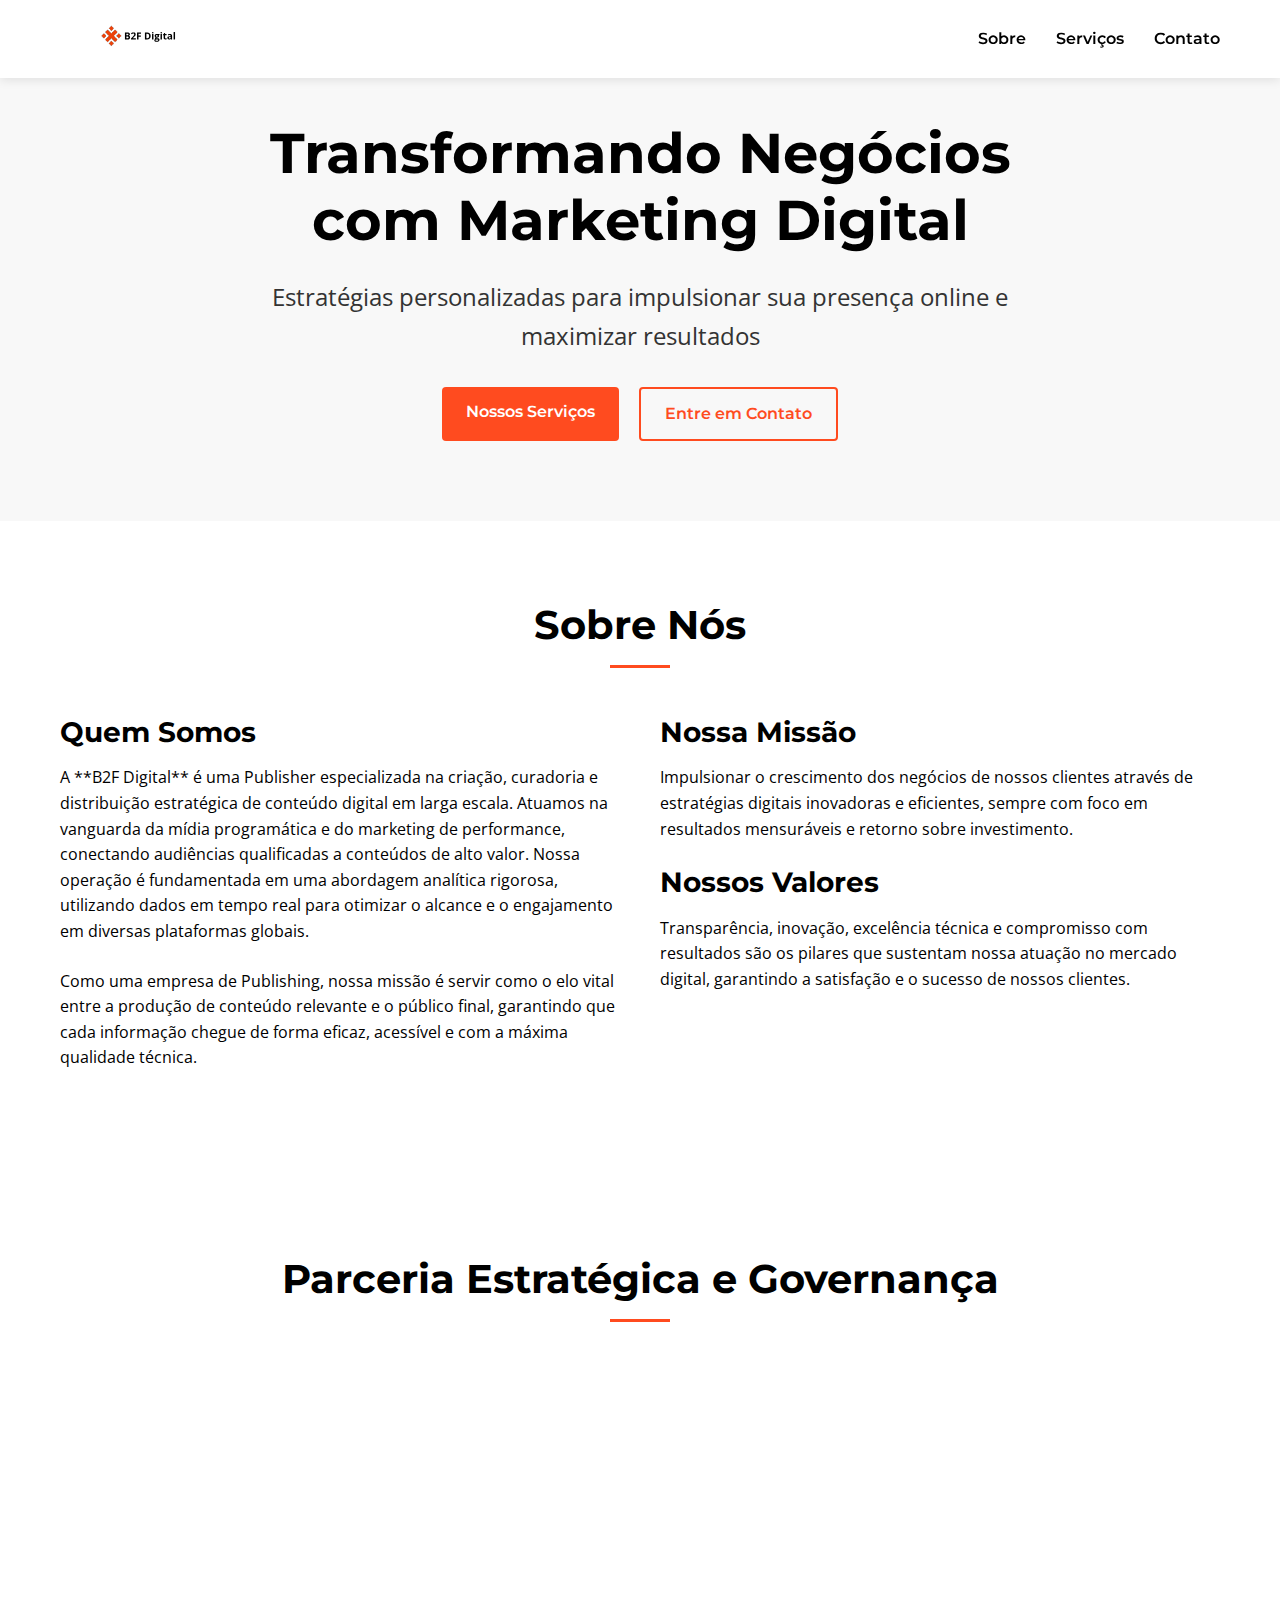
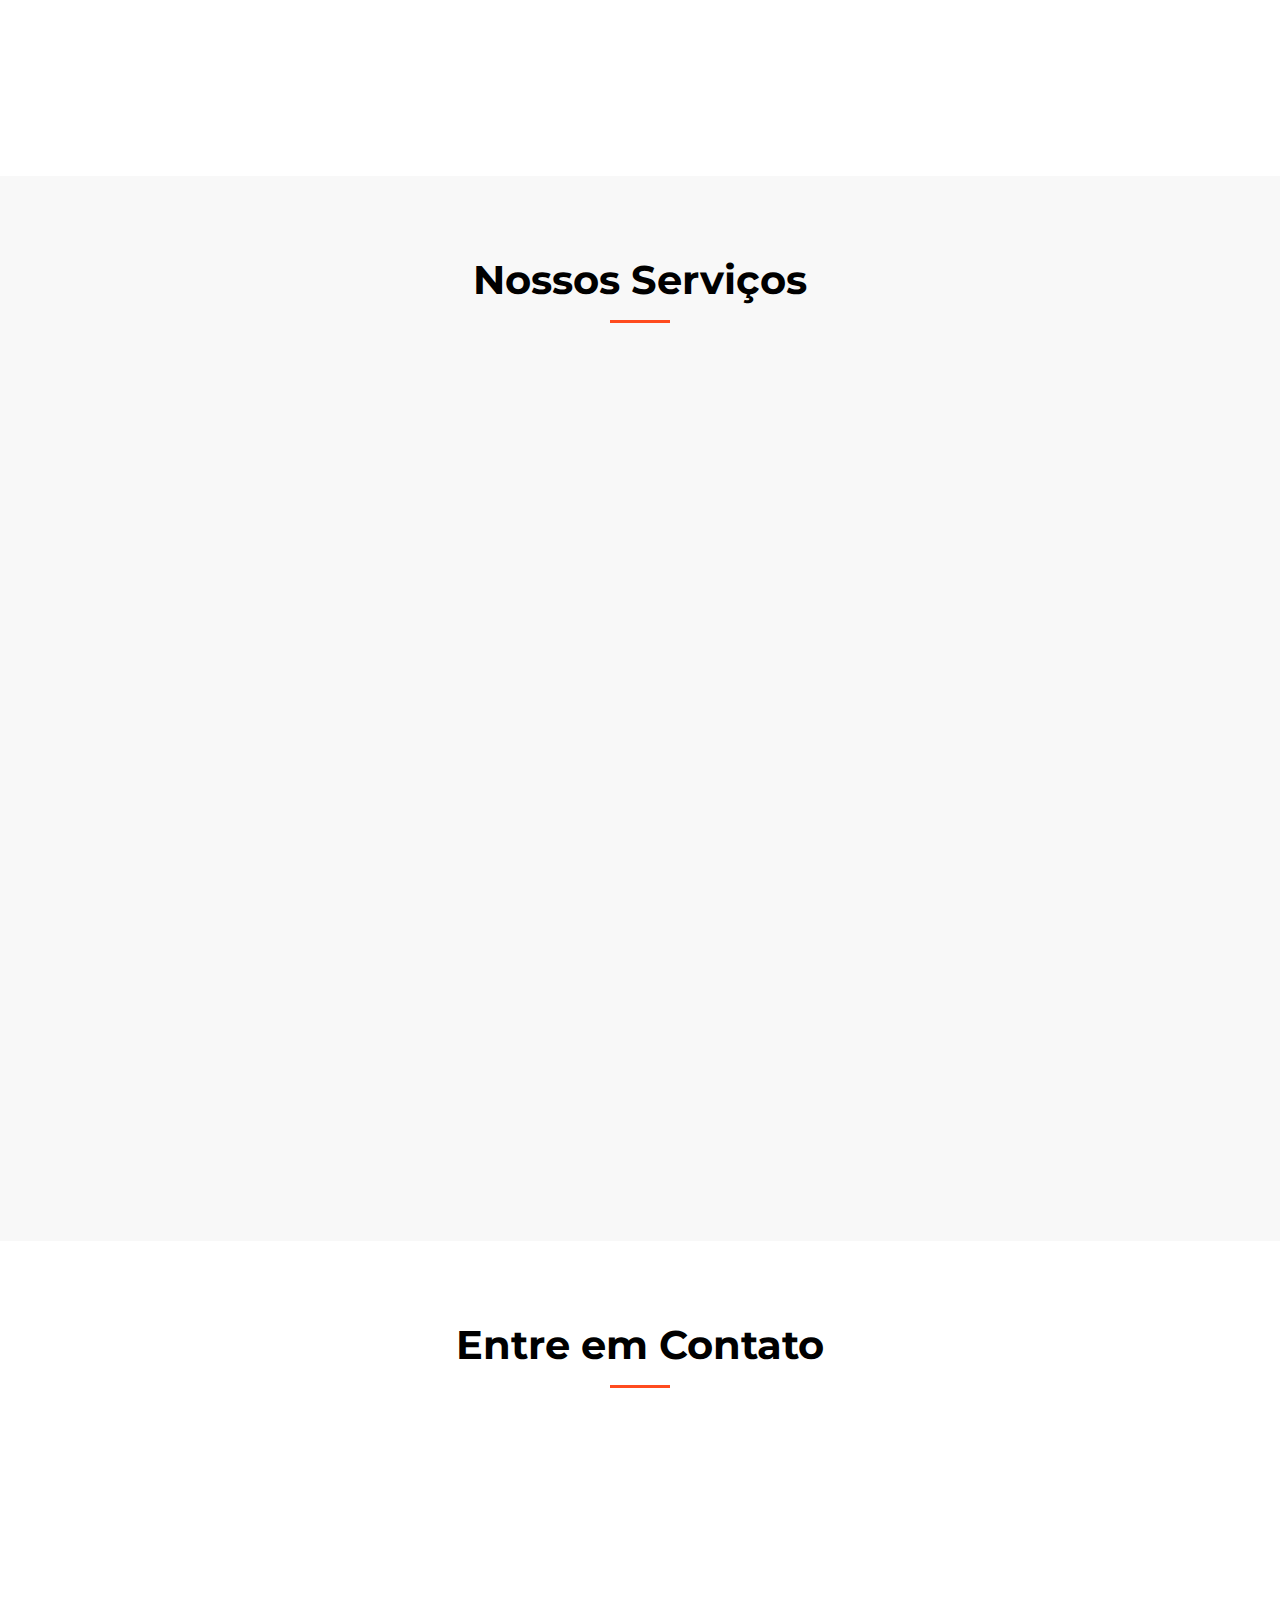
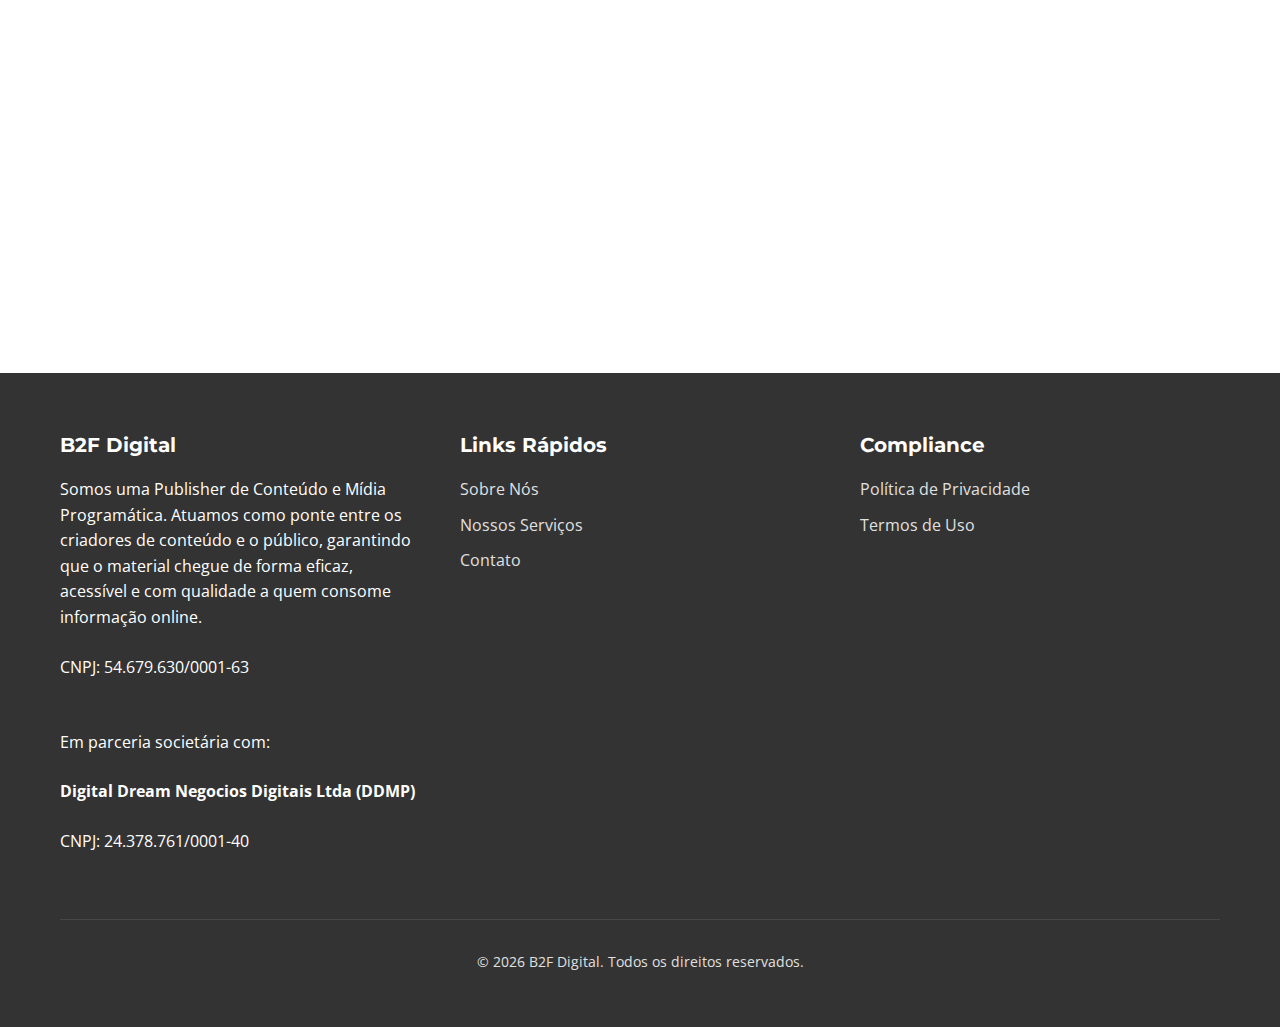
<file: index.html>
<!DOCTYPE html>
<html lang="pt-BR">
<head>
    <meta charset="UTF-8">
    <meta name="viewport" content="width=device-width, initial-scale=1.0">
    <title>B2F Digital - Marketing Digital e Mídia Programática</title>
    <meta name="description" content="B2F Digital - Especialistas em Marketing Digital, Mídia Programática, Google Ad Manager, Gestão de Tráfego e Mídias Sociais.">
    <link rel="stylesheet" href="css/styles.css">
    <link rel="stylesheet" href="https://cdnjs.cloudflare.com/ajax/libs/font-awesome/6.4.0/css/all.min.css">
    <link rel="icon" type="image/svg+xml" href="images/B2FDigital.svg">
</head>
<body>
    <!-- Header -->
    <header class="header">
        <div class="container header-container">
            <div class="logo">
                <a href="#home">
                    <img src="images/B2FDigital.svg" alt="B2F Digital Logo">
                </a>
            </div>
            <nav class="nav">
                <ul class="nav-list" id="nav-list">
                    <li class="nav-item"><a href="#sobre" class="nav-link">Sobre</a></li>
                    <li class="nav-item"><a href="#servicos" class="nav-link">Serviços</a></li>
                    <li class="nav-item"><a href="#contato" class="nav-link">Contato</a></li>
                </ul>
                <div class="hamburger" id="hamburger">
                    <span></span>
                    <span></span>
                    <span></span>
                </div>
            </nav>
        </div>
    </header>

    <!-- Hero Section -->
    <section class="hero" id="home">
        <div class="container">
            <div class="hero-content animate">
                <h1 class="hero-title">Transformando Negócios com Marketing Digital</h1>
                <p class="hero-subtitle">Estratégias personalizadas para impulsionar sua presença online e maximizar resultados</p>
                <div class="hero-buttons">
                    <a href="#servicos" class="btn">Nossos Serviços</a>
                    <a href="#contato" class="btn btn-outline">Entre em Contato</a>
                </div>
            </div>
        </div>
    </section>

    <!-- Sobre Section -->
    <section class="section sobre" id="sobre">
        <div class="container">
            <h2 class="section-title">Sobre Nós</h2>
            <div class="sobre-content">
                <div class="sobre-text animate">
                    <h3>Quem Somos</h3>
                    <p>A **B2F Digital** é uma Publisher especializada na criação, curadoria e distribuição estratégica de conteúdo digital em larga escala. Atuamos na vanguarda da mídia programática e do marketing de performance, conectando audiências qualificadas a conteúdos de alto valor. Nossa operação é fundamentada em uma abordagem analítica rigorosa, utilizando dados em tempo real para otimizar o alcance e o engajamento em diversas plataformas globais.</p>
                    <p>Como uma empresa de Publishing, nossa missão é servir como o elo vital entre a produção de conteúdo relevante e o público final, garantindo que cada informação chegue de forma eficaz, acessível e com a máxima qualidade técnica.</p>
                </div>
                <div class="sobre-text animate">
                    <h3>Nossa Missão</h3>
                    <p>Impulsionar o crescimento dos negócios de nossos clientes através de estratégias digitais inovadoras e eficientes, sempre com foco em resultados mensuráveis e retorno sobre investimento.</p>
                    <h3>Nossos Valores</h3>
                    <p>Transparência, inovação, excelência técnica e compromisso com resultados são os pilares que sustentam nossa atuação no mercado digital, garantindo a satisfação e o sucesso de nossos clientes.</p>
                </div>
            </div>
        </div>
    </section>

    <!-- Parceria Estratégica Section -->
    <section class="section sobre" id="parceria">
        <div class="container">
            <h2 class="section-title">Parceria Estratégica e Governança</h2>
            <div class="sobre-content">
                <div class="sobre-text animate" style="width: 100%;">
                    <p>A B2F Digital opera em estreita colaboração e sociedade estratégica com a **Digital Dream Marketing de Performance (DDMP)**. Esta união combina a expertise em publishing da B2F com a sólida infraestrutura de performance da DDMP, sediada em Belo Horizonte.</p>
                    <p>Juntas, as empresas formam um ecossistema robusto dedicado à excelência em mídia digital e gestão de tráfego pago, seguindo os mais altos padrões de compliance e transparência do mercado.</p>
                    <br>
                    <h3>Dados da Parceira (DDMP)</h3>
                    <p>
                        <strong>Razão Social:</strong> Digital Dream Negocios Digitais Ltda<br>
                        <strong>CNPJ:</strong> 24.378.761/0001-40<br>
                        <strong>Sede:</strong> Belo Horizonte, MG
                    </p>
                </div>
            </div>
        </div>
    </section>

    <!-- Serviços Section -->
    <section class="section servicos" id="servicos">
        <div class="container">
            <h2 class="section-title">Nossos Serviços</h2>
            <div class="servicos-grid">
                <div class="servico-card animate">
                    <div class="servico-icon">
                        <i class="fas fa-chart-line"></i>
                    </div>
                    <h3 class="servico-title">Marketing Digital</h3>
                    <p>Estratégias completas de marketing digital para aumentar a visibilidade da sua marca, gerar leads qualificados e converter mais vendas. Utilizamos as melhores práticas do mercado para garantir resultados consistentes.</p>
                </div>
                <div class="servico-card animate">
                    <div class="servico-icon">
                        <i class="fas fa-ad"></i>
                    </div>
                    <h3 class="servico-title">Mídia Programática</h3>
                    <p>Otimização de campanhas publicitárias através de mídia programática e Google Ad Manager. Maximizamos o retorno sobre investimento com segmentação precisa e análise contínua de performance.</p>
                </div>
                <div class="servico-card animate">
                    <div class="servico-icon">
                        <i class="fab fa-facebook"></i>
                    </div>
                    <h3 class="servico-title">Gestão de Tráfego</h3>
                    <p>Gerenciamento especializado de campanhas no Meta Ads (Facebook e Instagram) para atrair tráfego qualificado, aumentar engajamento e impulsionar conversões para o seu negócio.</p>
                </div>
                <div class="servico-card animate">
                    <div class="servico-icon">
                        <i class="fas fa-laptop-code"></i>
                    </div>
                    <h3 class="servico-title">Criação de Sites</h3>
                    <p>Desenvolvimento de websites profissionais, responsivos e otimizados para conversão. Criamos experiências digitais que representam a identidade da sua marca e geram resultados.</p>
                </div>
                <div class="servico-card animate">
                    <div class="servico-icon">
                        <i class="fas fa-share-alt"></i>
                    </div>
                    <h3 class="servico-title">Gestão de Mídias Sociais</h3>
                    <p>Estratégias de conteúdo e gerenciamento completo das suas redes sociais. Criamos conexões autênticas com seu público e fortalecemos o posicionamento da sua marca no ambiente digital.</p>
                </div>
            </div>
        </div>
    </section>

    <!-- Contato Section -->
    <section class="section contato" id="contato">
        <div class="container">
            <h2 class="section-title">Entre em Contato</h2>
            <div class="contato-container">
                <div class="contato-info animate">
                    <h3>Vamos Conversar</h3>
                    <p>Estamos prontos para ajudar a impulsionar seu negócio com nossas soluções digitais. Entre em contato conosco para uma consultoria inicial gratuita.</p>
                    <p><strong>Email:</strong> <a href="mailto:contato@b2fdigital.com">contato@b2fdigital.com</a></p>
                    <p><strong>CNPJ:</strong> 54.679.630/0001-63</p>
                    <p><strong>Horário de Atendimento:</strong> Segunda a Sexta, das 9h às 18h</p>
                </div>
                <div class="contato-form animate">
                    <form id="contactForm" action="#" method="POST">
                        <div class="form-group">
                            <label for="nome" class="form-label">Nome</label>
                            <input type="text" id="nome" name="nome" class="form-input" required>
                        </div>
                        <div class="form-group">
                            <label for="email" class="form-label">Email</label>
                            <input type="email" id="email" name="email" class="form-input" required>
                        </div>
                        <div class="form-group">
                            <label for="mensagem" class="form-label">Mensagem</label>
                            <textarea id="mensagem" name="mensagem" class="form-textarea" required></textarea>
                        </div>
                        <button type="submit" class="btn">Enviar Mensagem</button>
                    </form>
                </div>
            </div>
        </div>
    </section>

    <!-- Footer -->
    <footer class="footer">
        <div class="container">
            <div class="footer-container">
                <div class="footer-col">
                    <h4 class="footer-title">B2F Digital</h4>
                    <p>Somos uma Publisher de Conteúdo e Mídia Programática. Atuamos como ponte entre os criadores de conteúdo e o público, garantindo que o material chegue de forma eficaz, acessível e com qualidade a quem consome informação online.</p>
                    <p>CNPJ: 54.679.630/0001-63</p>
                    <br>
                    <p>Em parceria societária com:</p>
                    <p><strong>Digital Dream Negocios Digitais Ltda (DDMP)</strong></p>
                    <p>CNPJ: 24.378.761/0001-40</p>
                </div>
                <div class="footer-col">
                    <h4 class="footer-title">Links Rápidos</h4>
                    <ul class="footer-links">
                        <li class="footer-link"><a href="#sobre">Sobre Nós</a></li>
                        <li class="footer-link"><a href="#servicos">Nossos Serviços</a></li>
                        <li class="footer-link"><a href="#contato">Contato</a></li>
                    </ul>
                </div>
                <div class="footer-col">
                    <h4 class="footer-title">Compliance</h4>
                    <ul class="footer-links">
                        <li class="footer-link"><a href="politica-privacidade.html">Política de Privacidade</a></li>
                        <li class="footer-link"><a href="termos-uso.html">Termos de Uso</a></li>
                    </ul>
                </div>
            </div>
            <div class="footer-bottom">
                <p>&copy; 2026 B2F Digital. Todos os direitos reservados.</p>
            </div>
        </div>
    </footer>

    <!-- JavaScript -->
    <script>
        // Menu Mobile Toggle
        const hamburger = document.getElementById('hamburger');
        const navList = document.getElementById('nav-list');
        
        hamburger.addEventListener('click', () => {
            navList.classList.toggle('active');
        });
        
        // Smooth Scroll
        document.querySelectorAll('a[href^="#"]').forEach(anchor => {
            anchor.addEventListener('click', function (e) {
                e.preventDefault();
                
                // Close mobile menu if open
                if (navList.classList.contains('active')) {
                    navList.classList.remove('active');
                }
                
                document.querySelector(this.getAttribute('href')).scrollIntoView({
                    behavior: 'smooth'
                });
            });
        });
        
        // Form Submission (placeholder)
        const contactForm = document.getElementById('contactForm');
        
        contactForm.addEventListener('submit', function(e) {
            e.preventDefault();
            alert('Obrigado pelo contato! Em breve retornaremos sua mensagem.');
            contactForm.reset();
        });
        
        // Animation on Scroll
        const animateElements = document.querySelectorAll('.animate');
        
        function checkIfInView() {
            const windowHeight = window.innerHeight;
            const windowTopPosition = window.scrollY;
            const windowBottomPosition = windowTopPosition + windowHeight;
            
            animateElements.forEach(element => {
                const elementHeight = element.offsetHeight;
                const elementTopPosition = element.offsetTop;
                const elementBottomPosition = elementTopPosition + elementHeight;
                
                if (
                    (elementBottomPosition >= windowTopPosition) &&
                    (elementTopPosition <= windowBottomPosition)
                ) {
                    element.style.opacity = '1';
                    element.style.transform = 'translateY(0)';
                }
            });
        }
        
        // Set initial state for animation
        animateElements.forEach(element => {
            element.style.opacity = '0';
            element.style.transform = 'translateY(20px)';
            element.style.transition = 'opacity 0.8s ease, transform 0.8s ease';
        });
        
        // Check elements on load
        window.addEventListener('load', checkIfInView);
        
        // Check elements on scroll
        window.addEventListener('scroll', checkIfInView);
    </script>
</body>
</html>
</file>
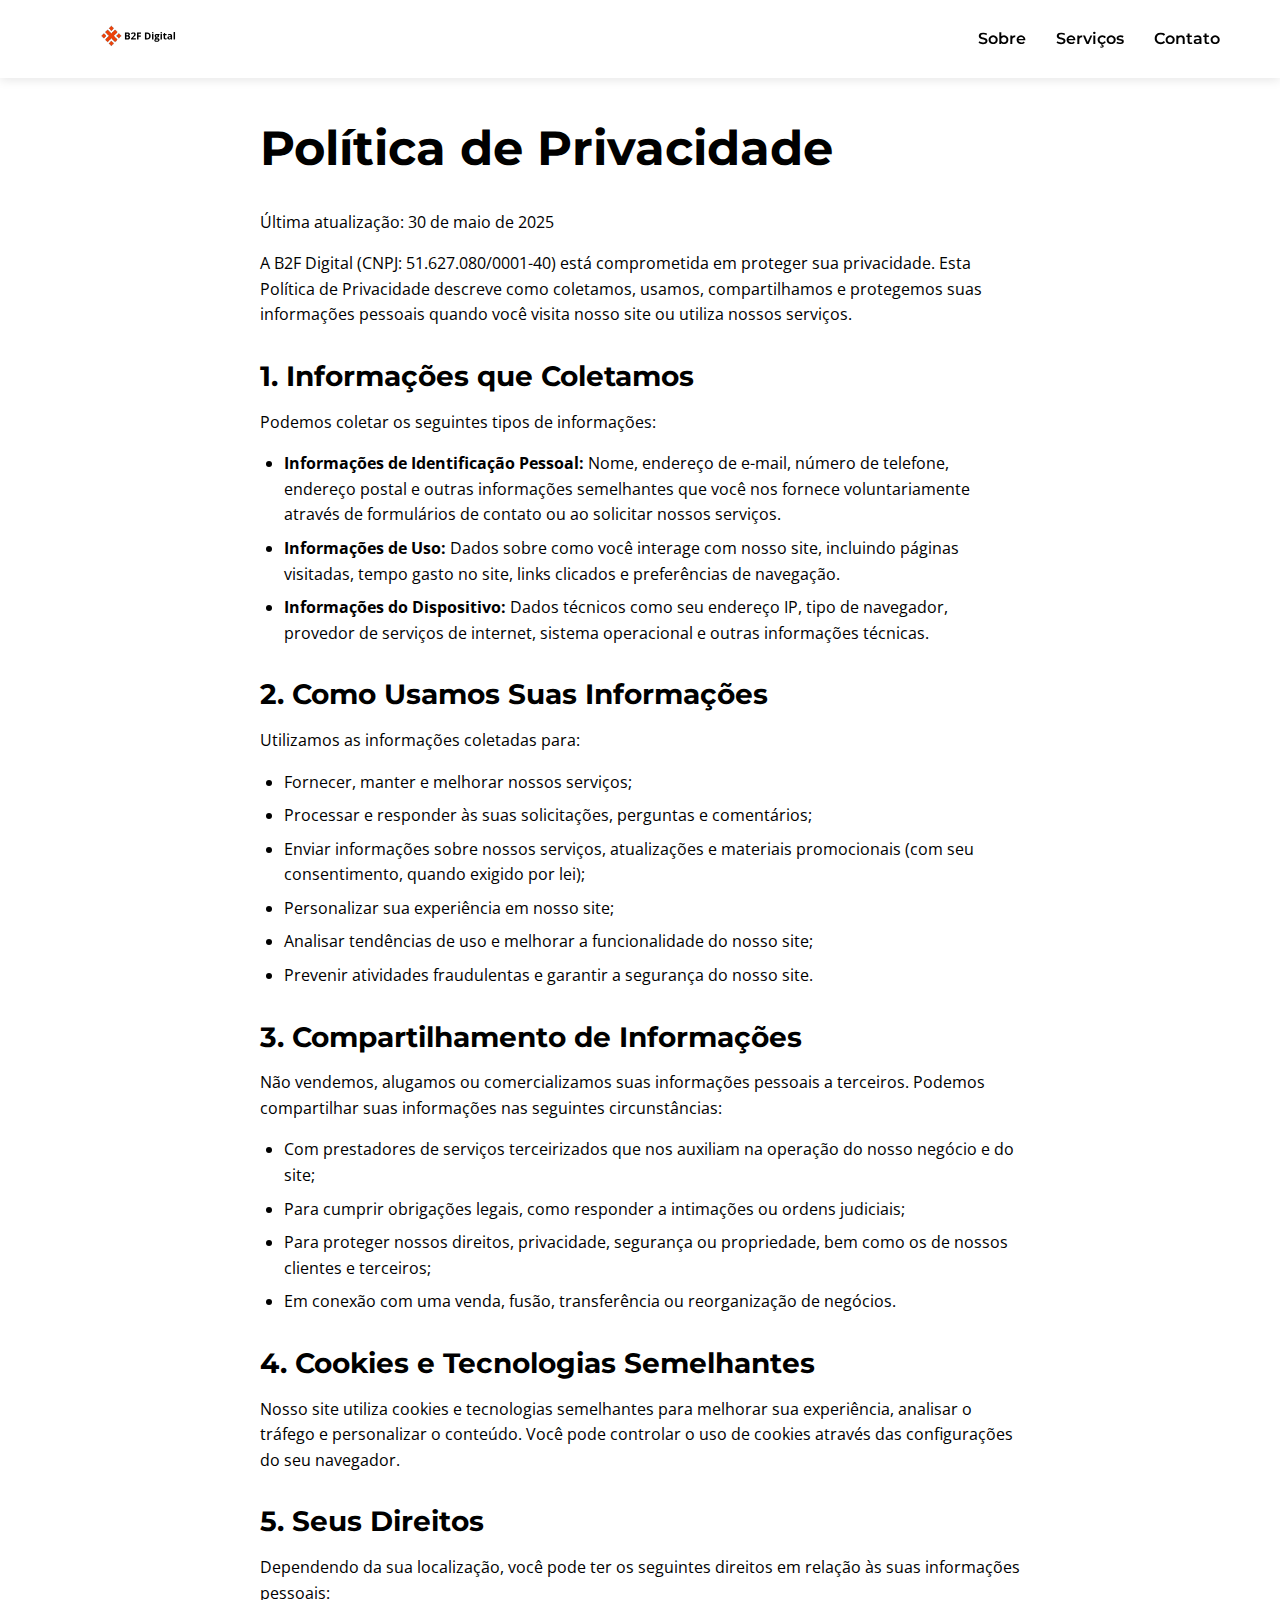
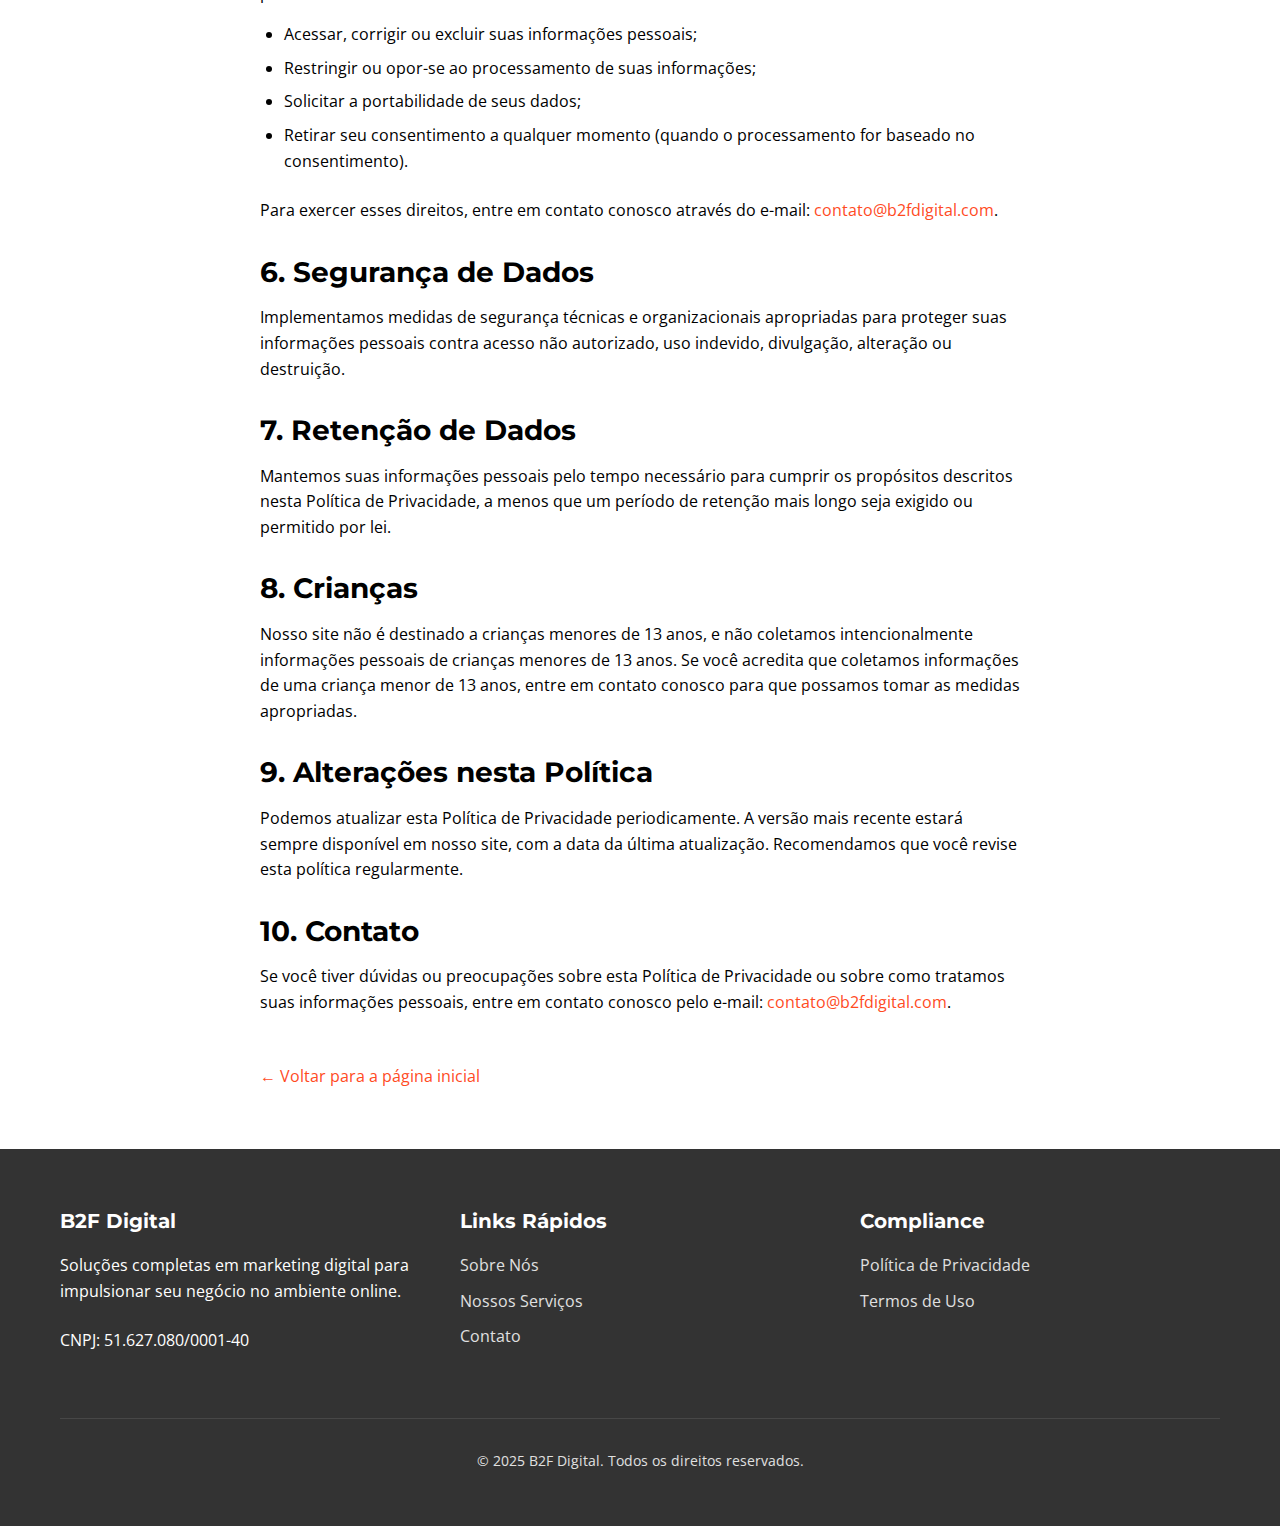
<file: politica-privacidade.html>
<!DOCTYPE html>
<html lang="pt-BR">
<head>
    <meta charset="UTF-8">
    <meta name="viewport" content="width=device-width, initial-scale=1.0">
    <title>Política de Privacidade - B2F Digital</title>
    <meta name="description" content="Política de Privacidade da B2F Digital - Saiba como tratamos seus dados pessoais.">
    <link rel="stylesheet" href="css/styles.css">
    <link rel="icon" type="image/svg+xml" href="images/B2FDigital.svg">
    <style>
        .policy-content {
            max-width: 800px;
            margin: 0 auto;
            padding: 120px 20px 60px;
        }
        
        .policy-content h1 {
            margin-bottom: 2rem;
        }
        
        .policy-content h2 {
            margin-top: 2rem;
            margin-bottom: 1rem;
            font-size: 1.75rem;
        }
        
        .policy-content p {
            margin-bottom: 1rem;
        }
        
        .policy-content ul {
            margin-bottom: 1.5rem;
            padding-left: 1.5rem;
        }
        
        .policy-content li {
            margin-bottom: 0.5rem;
        }
        
        .back-link {
            display: inline-block;
            margin-top: 2rem;
        }
    </style>
</head>
<body>
    <!-- Header -->
    <header class="header">
        <div class="container header-container">
            <div class="logo">
                <a href="index.html">
                    <img src="images/B2FDigital.svg" alt="B2F Digital Logo">
                </a>
            </div>
            <nav class="nav">
                <ul class="nav-list" id="nav-list">
                    <li class="nav-item"><a href="index.html#sobre" class="nav-link">Sobre</a></li>
                    <li class="nav-item"><a href="index.html#servicos" class="nav-link">Serviços</a></li>
                    <li class="nav-item"><a href="index.html#contato" class="nav-link">Contato</a></li>
                </ul>
                <div class="hamburger" id="hamburger">
                    <span></span>
                    <span></span>
                    <span></span>
                </div>
            </nav>
        </div>
    </header>

    <!-- Policy Content -->
    <div class="policy-content">
        <h1>Política de Privacidade</h1>
        
        <p>Última atualização: 30 de maio de 2025</p>
        
        <p>A B2F Digital (CNPJ: 51.627.080/0001-40) está comprometida em proteger sua privacidade. Esta Política de Privacidade descreve como coletamos, usamos, compartilhamos e protegemos suas informações pessoais quando você visita nosso site ou utiliza nossos serviços.</p>
        
        <h2>1. Informações que Coletamos</h2>
        
        <p>Podemos coletar os seguintes tipos de informações:</p>
        
        <ul>
            <li><strong>Informações de Identificação Pessoal:</strong> Nome, endereço de e-mail, número de telefone, endereço postal e outras informações semelhantes que você nos fornece voluntariamente através de formulários de contato ou ao solicitar nossos serviços.</li>
            <li><strong>Informações de Uso:</strong> Dados sobre como você interage com nosso site, incluindo páginas visitadas, tempo gasto no site, links clicados e preferências de navegação.</li>
            <li><strong>Informações do Dispositivo:</strong> Dados técnicos como seu endereço IP, tipo de navegador, provedor de serviços de internet, sistema operacional e outras informações técnicas.</li>
        </ul>
        
        <h2>2. Como Usamos Suas Informações</h2>
        
        <p>Utilizamos as informações coletadas para:</p>
        
        <ul>
            <li>Fornecer, manter e melhorar nossos serviços;</li>
            <li>Processar e responder às suas solicitações, perguntas e comentários;</li>
            <li>Enviar informações sobre nossos serviços, atualizações e materiais promocionais (com seu consentimento, quando exigido por lei);</li>
            <li>Personalizar sua experiência em nosso site;</li>
            <li>Analisar tendências de uso e melhorar a funcionalidade do nosso site;</li>
            <li>Prevenir atividades fraudulentas e garantir a segurança do nosso site.</li>
        </ul>
        
        <h2>3. Compartilhamento de Informações</h2>
        
        <p>Não vendemos, alugamos ou comercializamos suas informações pessoais a terceiros. Podemos compartilhar suas informações nas seguintes circunstâncias:</p>
        
        <ul>
            <li>Com prestadores de serviços terceirizados que nos auxiliam na operação do nosso negócio e do site;</li>
            <li>Para cumprir obrigações legais, como responder a intimações ou ordens judiciais;</li>
            <li>Para proteger nossos direitos, privacidade, segurança ou propriedade, bem como os de nossos clientes e terceiros;</li>
            <li>Em conexão com uma venda, fusão, transferência ou reorganização de negócios.</li>
        </ul>
        
        <h2>4. Cookies e Tecnologias Semelhantes</h2>
        
        <p>Nosso site utiliza cookies e tecnologias semelhantes para melhorar sua experiência, analisar o tráfego e personalizar o conteúdo. Você pode controlar o uso de cookies através das configurações do seu navegador.</p>
        
        <h2>5. Seus Direitos</h2>
        
        <p>Dependendo da sua localização, você pode ter os seguintes direitos em relação às suas informações pessoais:</p>
        
        <ul>
            <li>Acessar, corrigir ou excluir suas informações pessoais;</li>
            <li>Restringir ou opor-se ao processamento de suas informações;</li>
            <li>Solicitar a portabilidade de seus dados;</li>
            <li>Retirar seu consentimento a qualquer momento (quando o processamento for baseado no consentimento).</li>
        </ul>
        
        <p>Para exercer esses direitos, entre em contato conosco através do e-mail: <a href="mailto:contato@b2fdigital.com">contato@b2fdigital.com</a>.</p>
        
        <h2>6. Segurança de Dados</h2>
        
        <p>Implementamos medidas de segurança técnicas e organizacionais apropriadas para proteger suas informações pessoais contra acesso não autorizado, uso indevido, divulgação, alteração ou destruição.</p>
        
        <h2>7. Retenção de Dados</h2>
        
        <p>Mantemos suas informações pessoais pelo tempo necessário para cumprir os propósitos descritos nesta Política de Privacidade, a menos que um período de retenção mais longo seja exigido ou permitido por lei.</p>
        
        <h2>8. Crianças</h2>
        
        <p>Nosso site não é destinado a crianças menores de 13 anos, e não coletamos intencionalmente informações pessoais de crianças menores de 13 anos. Se você acredita que coletamos informações de uma criança menor de 13 anos, entre em contato conosco para que possamos tomar as medidas apropriadas.</p>
        
        <h2>9. Alterações nesta Política</h2>
        
        <p>Podemos atualizar esta Política de Privacidade periodicamente. A versão mais recente estará sempre disponível em nosso site, com a data da última atualização. Recomendamos que você revise esta política regularmente.</p>
        
        <h2>10. Contato</h2>
        
        <p>Se você tiver dúvidas ou preocupações sobre esta Política de Privacidade ou sobre como tratamos suas informações pessoais, entre em contato conosco pelo e-mail: <a href="mailto:contato@b2fdigital.com">contato@b2fdigital.com</a>.</p>
        
        <a href="index.html" class="back-link">← Voltar para a página inicial</a>
    </div>

    <!-- Footer -->
    <footer class="footer">
        <div class="container">
            <div class="footer-container">
                <div class="footer-col">
                    <h4 class="footer-title">B2F Digital</h4>
                    <p>Soluções completas em marketing digital para impulsionar seu negócio no ambiente online.</p>
                    <p>CNPJ: 51.627.080/0001-40</p>
                </div>
                <div class="footer-col">
                    <h4 class="footer-title">Links Rápidos</h4>
                    <ul class="footer-links">
                        <li class="footer-link"><a href="index.html#sobre">Sobre Nós</a></li>
                        <li class="footer-link"><a href="index.html#servicos">Nossos Serviços</a></li>
                        <li class="footer-link"><a href="index.html#contato">Contato</a></li>
                    </ul>
                </div>
                <div class="footer-col">
                    <h4 class="footer-title">Compliance</h4>
                    <ul class="footer-links">
                        <li class="footer-link"><a href="politica-privacidade.html">Política de Privacidade</a></li>
                        <li class="footer-link"><a href="termos-uso.html">Termos de Uso</a></li>
                    </ul>
                </div>
            </div>
            <div class="footer-bottom">
                <p>&copy; 2025 B2F Digital. Todos os direitos reservados.</p>
            </div>
        </div>
    </footer>

    <!-- JavaScript -->
    <script>
        // Menu Mobile Toggle
        const hamburger = document.getElementById('hamburger');
        const navList = document.getElementById('nav-list');
        
        hamburger.addEventListener('click', () => {
            navList.classList.toggle('active');
        });
    </script>
</body>
</html>
</file>
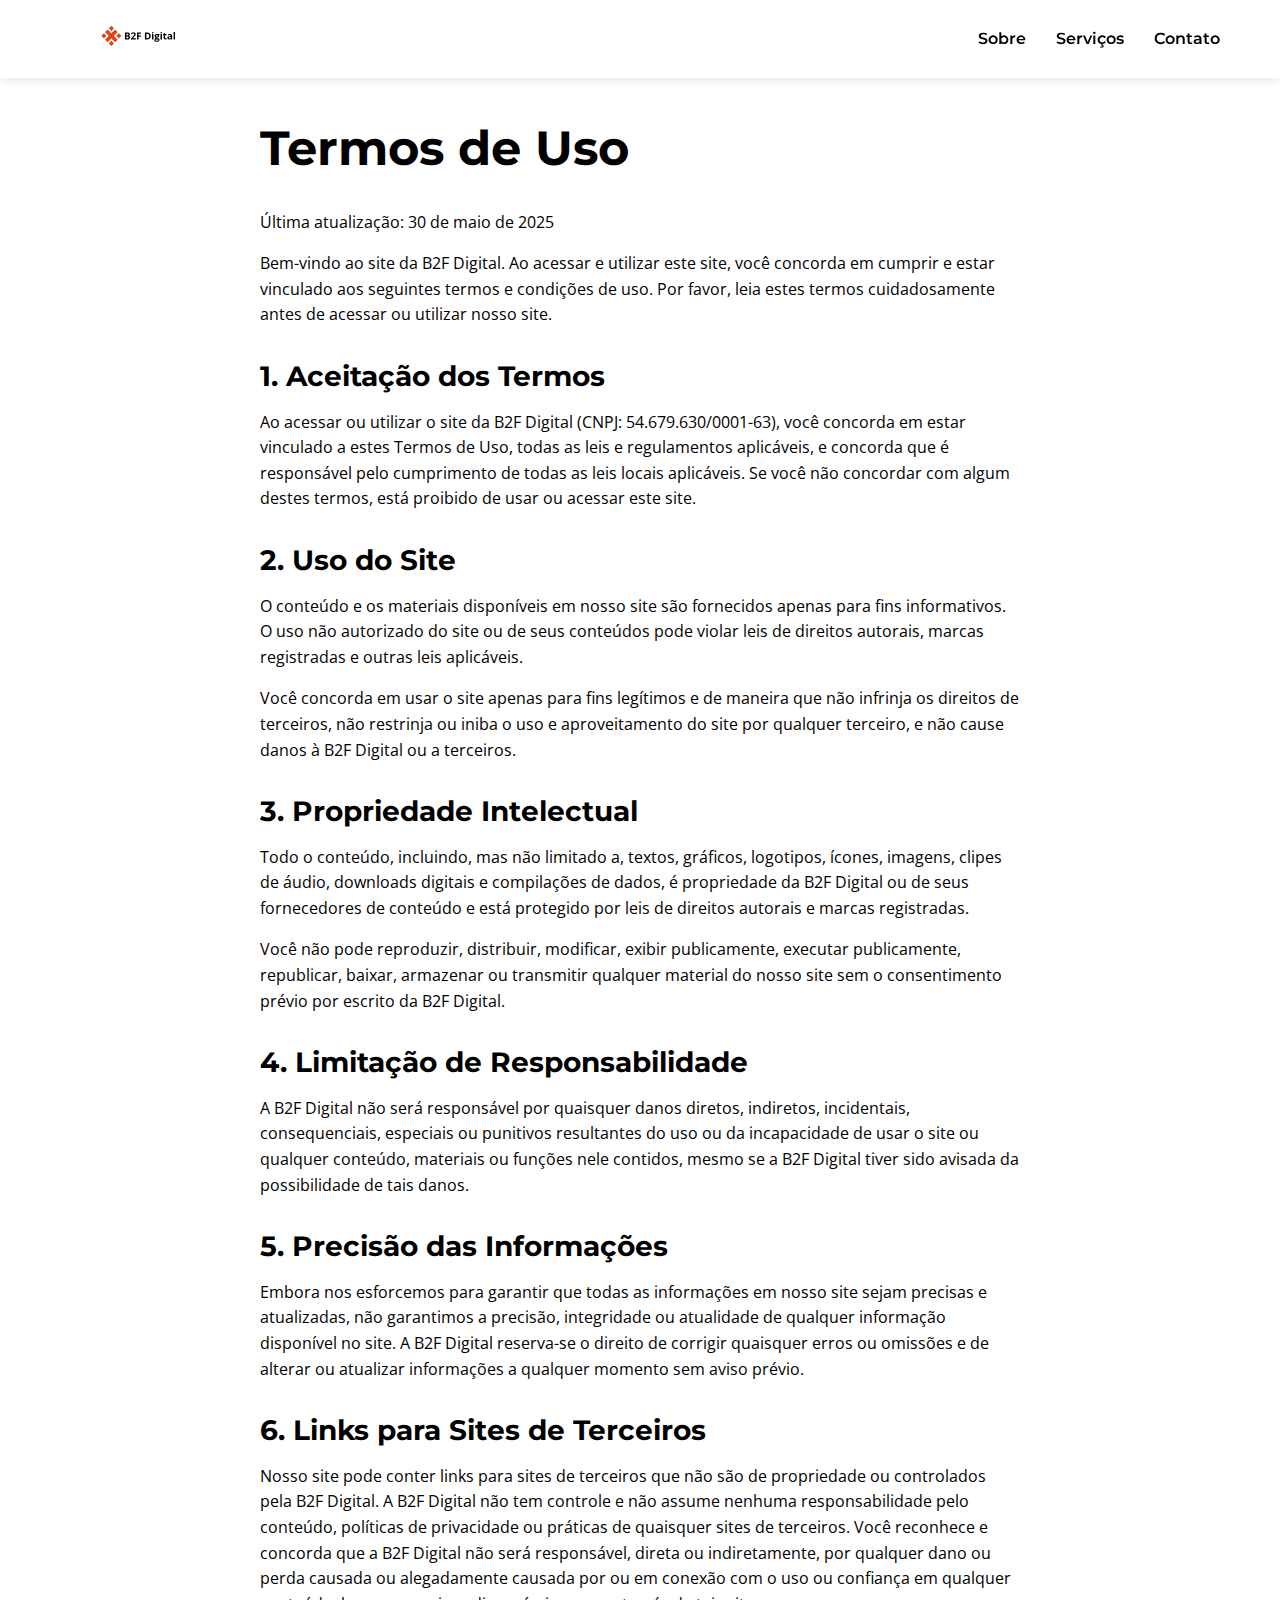
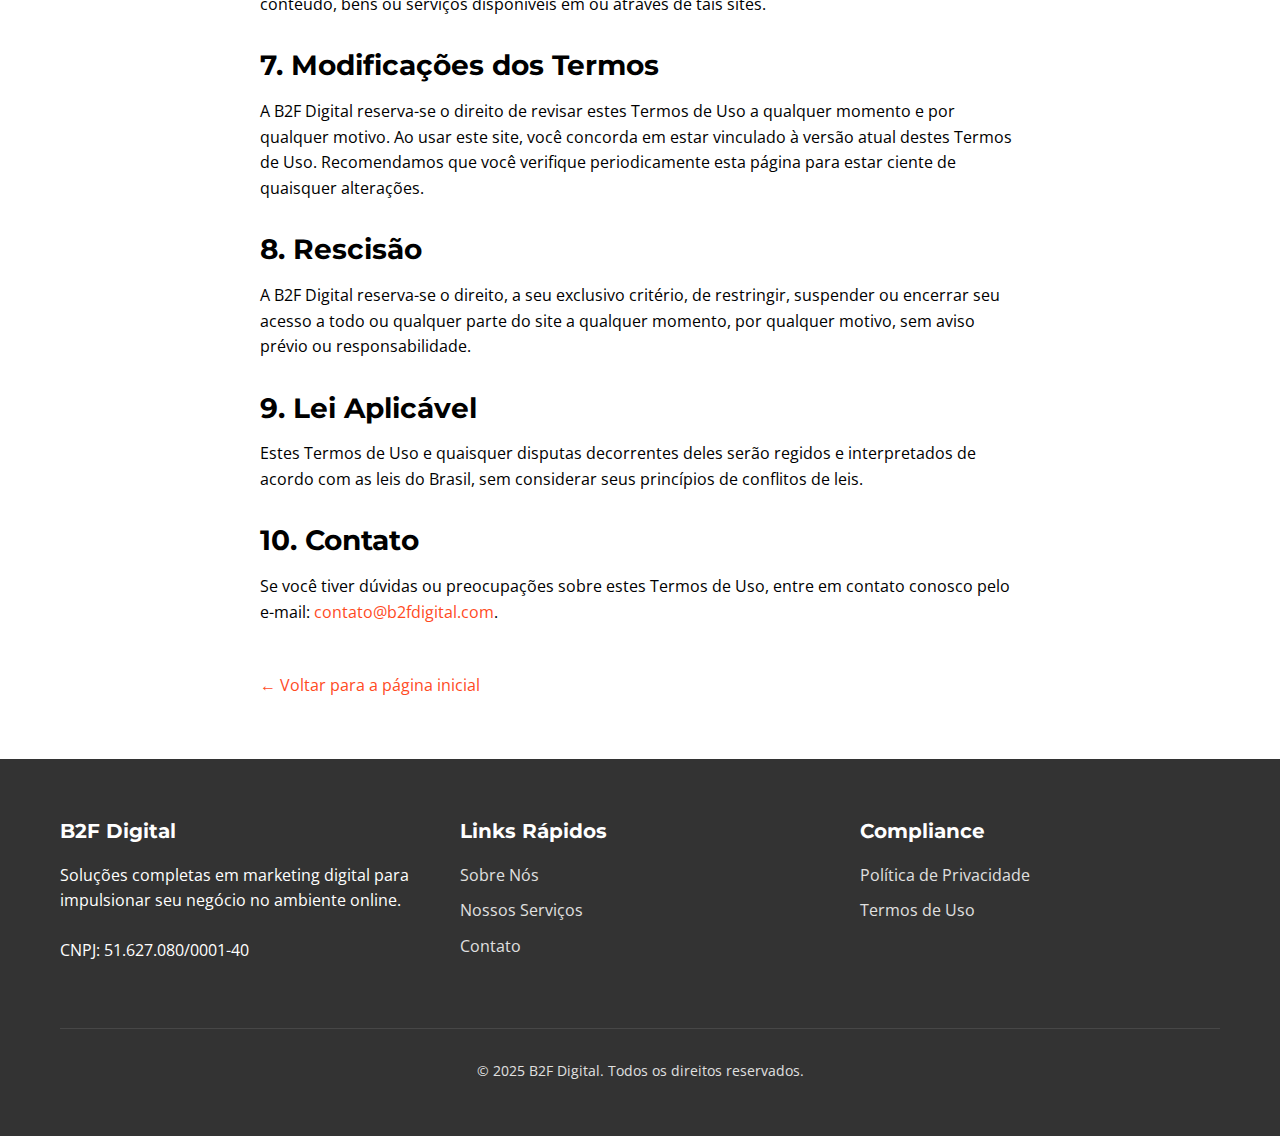
<file: termos-uso.html>
<!DOCTYPE html>
<html lang="pt-BR">
<head>
    <meta charset="UTF-8">
    <meta name="viewport" content="width=device-width, initial-scale=1.0">
    <title>Termos de Uso - B2F Digital</title>
    <meta name="description" content="Termos de Uso da B2F Digital - Conheça as regras e condições para utilização dos nossos serviços.">
    <link rel="stylesheet" href="css/styles.css">
    <link rel="icon" type="image/svg+xml" href="images/B2FDigital.svg">
    <style>
        .policy-content {
            max-width: 800px;
            margin: 0 auto;
            padding: 120px 20px 60px;
        }
        
        .policy-content h1 {
            margin-bottom: 2rem;
        }
        
        .policy-content h2 {
            margin-top: 2rem;
            margin-bottom: 1rem;
            font-size: 1.75rem;
        }
        
        .policy-content p {
            margin-bottom: 1rem;
        }
        
        .policy-content ul {
            margin-bottom: 1.5rem;
            padding-left: 1.5rem;
        }
        
        .policy-content li {
            margin-bottom: 0.5rem;
        }
        
        .back-link {
            display: inline-block;
            margin-top: 2rem;
        }
    </style>
</head>
<body>
    <!-- Header -->
    <header class="header">
        <div class="container header-container">
            <div class="logo">
                <a href="index.html">
                    <img src="images/B2FDigital.svg" alt="B2F Digital Logo">
                </a>
            </div>
            <nav class="nav">
                <ul class="nav-list" id="nav-list">
                    <li class="nav-item"><a href="index.html#sobre" class="nav-link">Sobre</a></li>
                    <li class="nav-item"><a href="index.html#servicos" class="nav-link">Serviços</a></li>
                    <li class="nav-item"><a href="index.html#contato" class="nav-link">Contato</a></li>
                </ul>
                <div class="hamburger" id="hamburger">
                    <span></span>
                    <span></span>
                    <span></span>
                </div>
            </nav>
        </div>
    </header>

    <!-- Terms Content -->
    <div class="policy-content">
        <h1>Termos de Uso</h1>
        
        <p>Última atualização: 30 de maio de 2025</p>
        
        <p>Bem-vindo ao site da B2F Digital. Ao acessar e utilizar este site, você concorda em cumprir e estar vinculado aos seguintes termos e condições de uso. Por favor, leia estes termos cuidadosamente antes de acessar ou utilizar nosso site.</p>
        
        <h2>1. Aceitação dos Termos</h2>
        
        <p>Ao acessar ou utilizar o site da B2F Digital (CNPJ: 54.679.630/0001-63), você concorda em estar vinculado a estes Termos de Uso, todas as leis e regulamentos aplicáveis, e concorda que é responsável pelo cumprimento de todas as leis locais aplicáveis. Se você não concordar com algum destes termos, está proibido de usar ou acessar este site.</p>
        
        <h2>2. Uso do Site</h2>
        
        <p>O conteúdo e os materiais disponíveis em nosso site são fornecidos apenas para fins informativos. O uso não autorizado do site ou de seus conteúdos pode violar leis de direitos autorais, marcas registradas e outras leis aplicáveis.</p>
        
        <p>Você concorda em usar o site apenas para fins legítimos e de maneira que não infrinja os direitos de terceiros, não restrinja ou iniba o uso e aproveitamento do site por qualquer terceiro, e não cause danos à B2F Digital ou a terceiros.</p>
        
        <h2>3. Propriedade Intelectual</h2>
        
        <p>Todo o conteúdo, incluindo, mas não limitado a, textos, gráficos, logotipos, ícones, imagens, clipes de áudio, downloads digitais e compilações de dados, é propriedade da B2F Digital ou de seus fornecedores de conteúdo e está protegido por leis de direitos autorais e marcas registradas.</p>
        
        <p>Você não pode reproduzir, distribuir, modificar, exibir publicamente, executar publicamente, republicar, baixar, armazenar ou transmitir qualquer material do nosso site sem o consentimento prévio por escrito da B2F Digital.</p>
        
        <h2>4. Limitação de Responsabilidade</h2>
        
        <p>A B2F Digital não será responsável por quaisquer danos diretos, indiretos, incidentais, consequenciais, especiais ou punitivos resultantes do uso ou da incapacidade de usar o site ou qualquer conteúdo, materiais ou funções nele contidos, mesmo se a B2F Digital tiver sido avisada da possibilidade de tais danos.</p>
        
        <h2>5. Precisão das Informações</h2>
        
        <p>Embora nos esforcemos para garantir que todas as informações em nosso site sejam precisas e atualizadas, não garantimos a precisão, integridade ou atualidade de qualquer informação disponível no site. A B2F Digital reserva-se o direito de corrigir quaisquer erros ou omissões e de alterar ou atualizar informações a qualquer momento sem aviso prévio.</p>
        
        <h2>6. Links para Sites de Terceiros</h2>
        
        <p>Nosso site pode conter links para sites de terceiros que não são de propriedade ou controlados pela B2F Digital. A B2F Digital não tem controle e não assume nenhuma responsabilidade pelo conteúdo, políticas de privacidade ou práticas de quaisquer sites de terceiros. Você reconhece e concorda que a B2F Digital não será responsável, direta ou indiretamente, por qualquer dano ou perda causada ou alegadamente causada por ou em conexão com o uso ou confiança em qualquer conteúdo, bens ou serviços disponíveis em ou através de tais sites.</p>
        
        <h2>7. Modificações dos Termos</h2>
        
        <p>A B2F Digital reserva-se o direito de revisar estes Termos de Uso a qualquer momento e por qualquer motivo. Ao usar este site, você concorda em estar vinculado à versão atual destes Termos de Uso. Recomendamos que você verifique periodicamente esta página para estar ciente de quaisquer alterações.</p>
        
        <h2>8. Rescisão</h2>
        
        <p>A B2F Digital reserva-se o direito, a seu exclusivo critério, de restringir, suspender ou encerrar seu acesso a todo ou qualquer parte do site a qualquer momento, por qualquer motivo, sem aviso prévio ou responsabilidade.</p>
        
        <h2>9. Lei Aplicável</h2>
        
        <p>Estes Termos de Uso e quaisquer disputas decorrentes deles serão regidos e interpretados de acordo com as leis do Brasil, sem considerar seus princípios de conflitos de leis.</p>
        
        <h2>10. Contato</h2>
        
        <p>Se você tiver dúvidas ou preocupações sobre estes Termos de Uso, entre em contato conosco pelo e-mail: <a href="mailto:contato@b2fdigital.com">contato@b2fdigital.com</a>.</p>
        
        <a href="index.html" class="back-link">← Voltar para a página inicial</a>
    </div>

    <!-- Footer -->
    <footer class="footer">
        <div class="container">
            <div class="footer-container">
                <div class="footer-col">
                    <h4 class="footer-title">B2F Digital</h4>
                    <p>Soluções completas em marketing digital para impulsionar seu negócio no ambiente online.</p>
                    <p>CNPJ: 51.627.080/0001-40</p>
                </div>
                <div class="footer-col">
                    <h4 class="footer-title">Links Rápidos</h4>
                    <ul class="footer-links">
                        <li class="footer-link"><a href="index.html#sobre">Sobre Nós</a></li>
                        <li class="footer-link"><a href="index.html#servicos">Nossos Serviços</a></li>
                        <li class="footer-link"><a href="index.html#contato">Contato</a></li>
                    </ul>
                </div>
                <div class="footer-col">
                    <h4 class="footer-title">Compliance</h4>
                    <ul class="footer-links">
                        <li class="footer-link"><a href="politica-privacidade.html">Política de Privacidade</a></li>
                        <li class="footer-link"><a href="termos-uso.html">Termos de Uso</a></li>
                    </ul>
                </div>
            </div>
            <div class="footer-bottom">
                <p>&copy; 2025 B2F Digital. Todos os direitos reservados.</p>
            </div>
        </div>
    </footer>

    <!-- JavaScript -->
    <script>
        // Menu Mobile Toggle
        const hamburger = document.getElementById('hamburger');
        const navList = document.getElementById('nav-list');
        
        hamburger.addEventListener('click', () => {
            navList.classList.toggle('active');
        });
    </script>
</body>
</html>
</file>
<file: css/styles.css>
/* Estilos Globais para B2F Digital */
@import url('https://fonts.googleapis.com/css2?family=Montserrat:wght@300;400;500;600;700&family=Open+Sans:wght@300;400;600&display=swap');

:root {
  --primary-color: #FF4B1F;
  --black: #000000;
  --white: #FFFFFF;
  --gray-light: #F8F8F8;
  --gray-medium: #E0E0E0;
  --gray-dark: #333333;
  --transition: all 0.3s ease;
  --border-radius: 4px;
  --container-width: 1200px;
  --section-spacing: 80px;
  --element-spacing: 24px;
}

* {
  margin: 0;
  padding: 0;
  box-sizing: border-box;
}

html {
  scroll-behavior: smooth;
}

body {
  font-family: 'Open Sans', sans-serif;
  font-weight: 400;
  line-height: 1.6;
  color: var(--black);
  background-color: var(--white);
}

h1, h2, h3, h4, h5, h6 {
  font-family: 'Montserrat', sans-serif;
  font-weight: 700;
  line-height: 1.2;
  margin-bottom: 1rem;
}

h1 {
  font-size: 3rem;
}

h2 {
  font-size: 2.5rem;
  margin-bottom: 2rem;
}

h3 {
  font-size: 1.75rem;
}

p {
  margin-bottom: 1.5rem;
}

a {
  color: var(--primary-color);
  text-decoration: none;
  transition: var(--transition);
}

a:hover {
  color: #E03A10;
}

.container {
  width: 100%;
  max-width: var(--container-width);
  margin: 0 auto;
  padding: 0 20px;
}

.section {
  padding: var(--section-spacing) 0;
}

.section-title {
  text-align: center;
  margin-bottom: 3rem;
  position: relative;
}

.section-title:after {
  content: '';
  display: block;
  width: 60px;
  height: 3px;
  background-color: var(--primary-color);
  margin: 1rem auto 0;
}

.btn {
  display: inline-block;
  padding: 12px 24px;
  background-color: var(--primary-color);
  color: var(--white);
  border: none;
  border-radius: var(--border-radius);
  font-family: 'Montserrat', sans-serif;
  font-weight: 600;
  font-size: 1rem;
  cursor: pointer;
  transition: var(--transition);
  text-align: center;
}

.btn:hover {
  background-color: #E03A10;
  transform: scale(1.05);
  color: var(--white);
}

.btn-outline {
  background-color: transparent;
  border: 2px solid var(--primary-color);
  color: var(--primary-color);
}

.btn-outline:hover {
  background-color: var(--primary-color);
  color: var(--white);
}

/* Header e Navegação */
.header {
  position: fixed;
  top: 0;
  left: 0;
  width: 100%;
  background-color: var(--white);
  box-shadow: 0 2px 10px rgba(0, 0, 0, 0.1);
  z-index: 1000;
  padding: 15px 0;
}

.header-container {
  display: flex;
  justify-content: space-between;
  align-items: center;
}

.logo {
  display: flex;
  align-items: center;
}

.logo img {
  height: 40px;
  width: auto;
}

.nav {
  display: flex;
}

.nav-list {
  display: flex;
  list-style: none;
}

.nav-item {
  margin-left: 30px;
}

.nav-link {
  font-family: 'Montserrat', sans-serif;
  font-weight: 600;
  font-size: 1rem;
  color: var(--black);
  transition: var(--transition);
}

.nav-link:hover {
  color: var(--primary-color);
}

.hamburger {
  display: none;
  cursor: pointer;
}

.hamburger span {
  display: block;
  width: 25px;
  height: 3px;
  background-color: var(--black);
  margin: 5px 0;
  transition: var(--transition);
}

/* Hero Section */
.hero {
  padding-top: 120px;
  padding-bottom: 80px;
  background-color: var(--gray-light);
  text-align: center;
}

.hero-content {
  max-width: 800px;
  margin: 0 auto;
}

.hero-title {
  margin-bottom: 1.5rem;
  font-size: 3.5rem;
}

.hero-subtitle {
  font-size: 1.5rem;
  margin-bottom: 2rem;
  color: var(--gray-dark);
}

.hero-buttons {
  display: flex;
  justify-content: center;
  gap: 20px;
}

/* Sobre Section */
.sobre {
  background-color: var(--white);
}

.sobre-content {
  display: flex;
  flex-wrap: wrap;
  gap: 40px;
}

.sobre-text {
  flex: 1;
  min-width: 300px;
}

/* Serviços Section */
.servicos {
  background-color: var(--gray-light);
}

.servicos-grid {
  display: grid;
  grid-template-columns: repeat(auto-fit, minmax(280px, 1fr));
  gap: 30px;
}

.servico-card {
  background-color: var(--white);
  border-radius: var(--border-radius);
  padding: 30px;
  box-shadow: 0 5px 15px rgba(0, 0, 0, 0.05);
  transition: var(--transition);
}

.servico-card:hover {
  transform: translateY(-5px);
  box-shadow: 0 10px 25px rgba(0, 0, 0, 0.1);
}

.servico-icon {
  font-size: 2.5rem;
  color: var(--primary-color);
  margin-bottom: 20px;
}

.servico-title {
  font-size: 1.5rem;
  margin-bottom: 15px;
}

/* Contato Section */
.contato {
  background-color: var(--white);
}

.contato-container {
  display: flex;
  flex-wrap: wrap;
  gap: 40px;
}

.contato-info {
  flex: 1;
  min-width: 300px;
}

.contato-form {
  flex: 1;
  min-width: 300px;
}

.form-group {
  margin-bottom: 20px;
}

.form-label {
  display: block;
  margin-bottom: 8px;
  font-weight: 600;
}

.form-input,
.form-textarea {
  width: 100%;
  padding: 12px;
  border: 1px solid var(--gray-medium);
  border-radius: var(--border-radius);
  font-family: 'Open Sans', sans-serif;
  font-size: 1rem;
  transition: var(--transition);
}

.form-input:focus,
.form-textarea:focus {
  outline: none;
  border-color: var(--primary-color);
  box-shadow: 0 0 0 2px rgba(255, 75, 31, 0.2);
}

.form-textarea {
  min-height: 150px;
  resize: vertical;
}

/* Footer */
.footer {
  background-color: var(--gray-dark);
  color: var(--white);
  padding: 60px 0 30px;
}

.footer-container {
  display: flex;
  flex-wrap: wrap;
  gap: 40px;
  margin-bottom: 40px;
}

.footer-col {
  flex: 1;
  min-width: 250px;
}

.footer-title {
  color: var(--white);
  font-size: 1.25rem;
  margin-bottom: 20px;
}

.footer-links {
  list-style: none;
}

.footer-link {
  margin-bottom: 10px;
}

.footer-link a {
  color: var(--gray-medium);
  transition: var(--transition);
}

.footer-link a:hover {
  color: var(--white);
}

.footer-bottom {
  text-align: center;
  padding-top: 30px;
  border-top: 1px solid rgba(255, 255, 255, 0.1);
}

.footer-bottom p {
  color: var(--gray-medium);
  font-size: 0.9rem;
}

/* Responsividade */
@media (max-width: 1023px) {
  :root {
    --section-spacing: 60px;
    --element-spacing: 20px;
  }
  
  h1 {
    font-size: 2.5rem;
  }
  
  h2 {
    font-size: 2rem;
  }
  
  .hero-title {
    font-size: 3rem;
  }
}

@media (max-width: 767px) {
  :root {
    --section-spacing: 50px;
    --element-spacing: 15px;
  }
  
  h1 {
    font-size: 2rem;
  }
  
  h2 {
    font-size: 1.75rem;
  }
  
  .hero-title {
    font-size: 2.5rem;
  }
  
  .hero-subtitle {
    font-size: 1.25rem;
  }
  
  .nav-list {
    display: none;
    position: absolute;
    top: 70px;
    left: 0;
    width: 100%;
    background-color: var(--white);
    flex-direction: column;
    box-shadow: 0 5px 10px rgba(0, 0, 0, 0.1);
  }
  
  .nav-list.active {
    display: flex;
  }
  
  .nav-item {
    margin: 0;
  }
  
  .nav-link {
    display: block;
    padding: 15px 20px;
    border-bottom: 1px solid var(--gray-medium);
  }
  
  .hamburger {
    display: block;
  }
  
  .hero-buttons {
    flex-direction: column;
    gap: 15px;
  }
  
  .btn {
    width: 100%;
  }
}

/* Animações */
@keyframes fadeIn {
  from {
    opacity: 0;
    transform: translateY(20px);
  }
  to {
    opacity: 1;
    transform: translateY(0);
  }
}

.animate {
  animation: fadeIn 0.8s ease forwards;
}

/* Utilitários */
.text-center {
  text-align: center;
}

.mt-1 { margin-top: 0.5rem; }
.mt-2 { margin-top: 1rem; }
.mt-3 { margin-top: 1.5rem; }
.mt-4 { margin-top: 2rem; }
.mt-5 { margin-top: 2.5rem; }

.mb-1 { margin-bottom: 0.5rem; }
.mb-2 { margin-bottom: 1rem; }
.mb-3 { margin-bottom: 1.5rem; }
.mb-4 { margin-bottom: 2rem; }
.mb-5 { margin-bottom: 2.5rem; }
</file>
